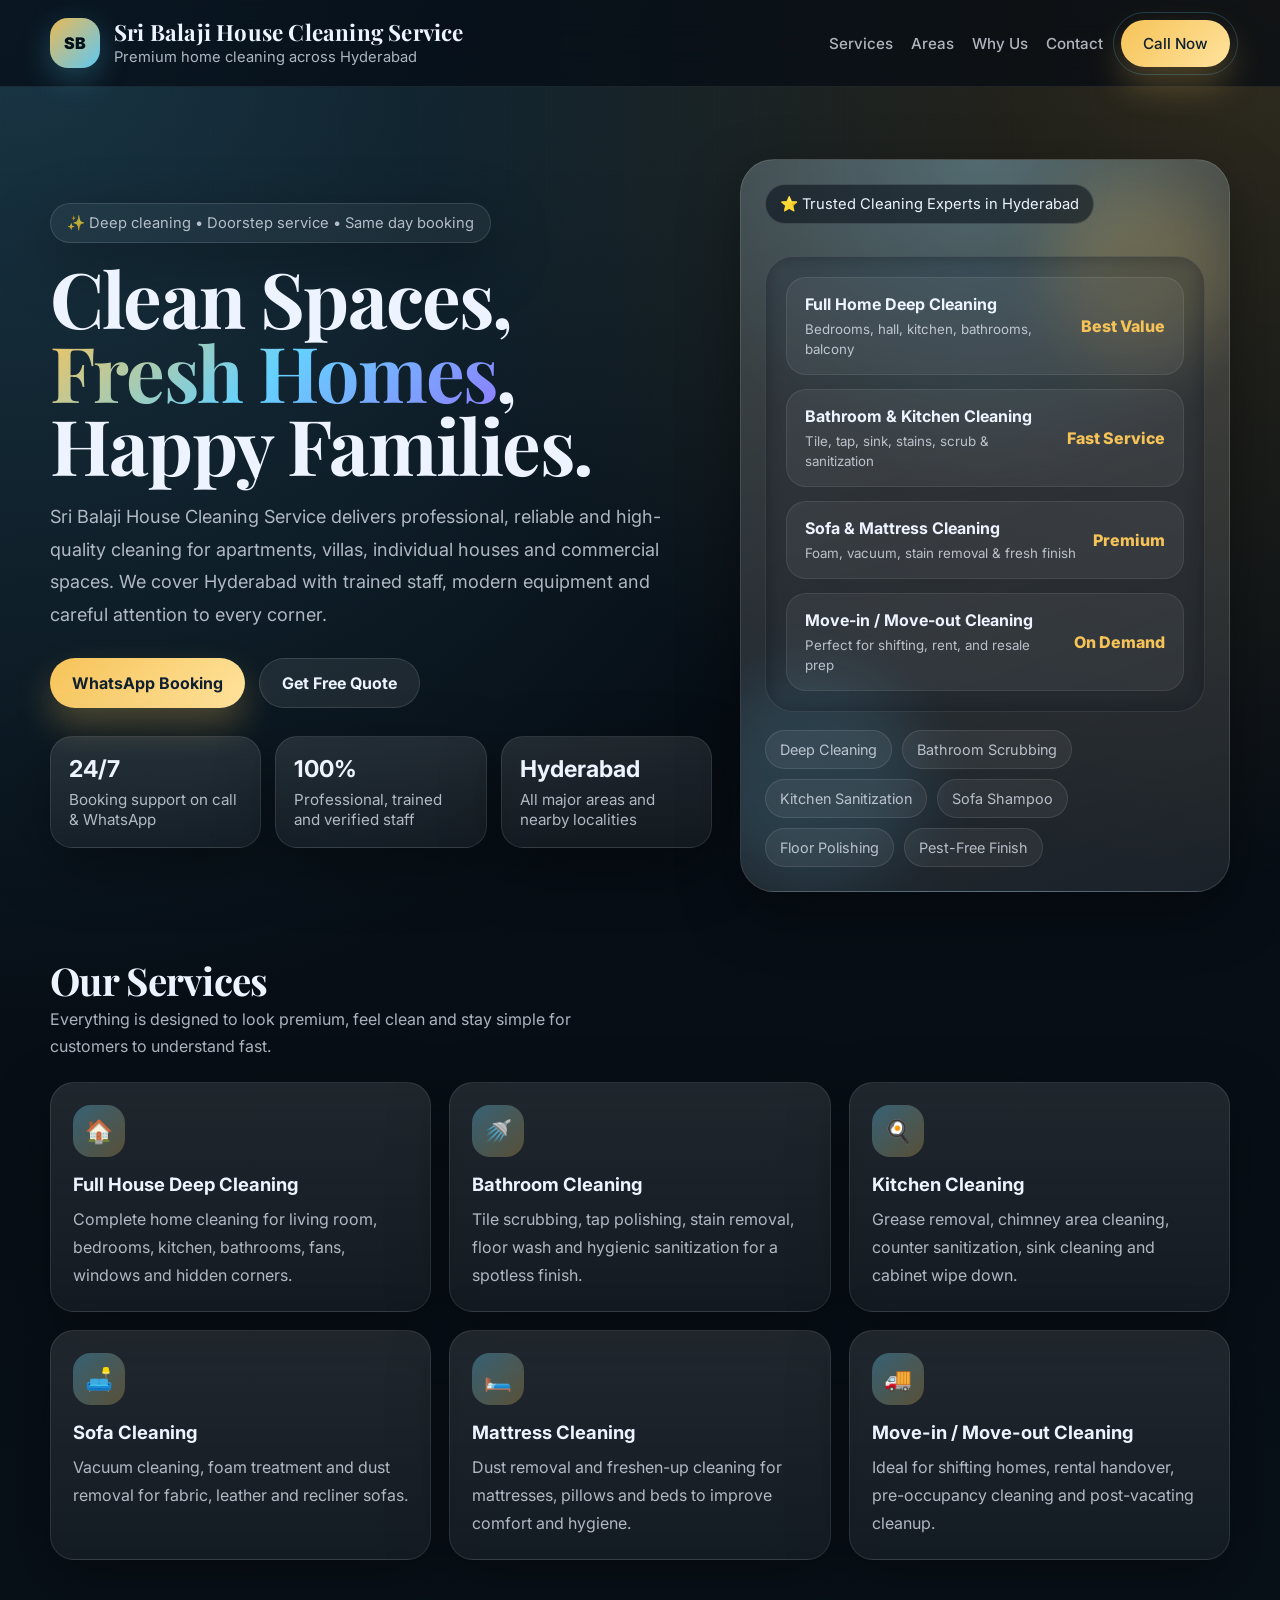
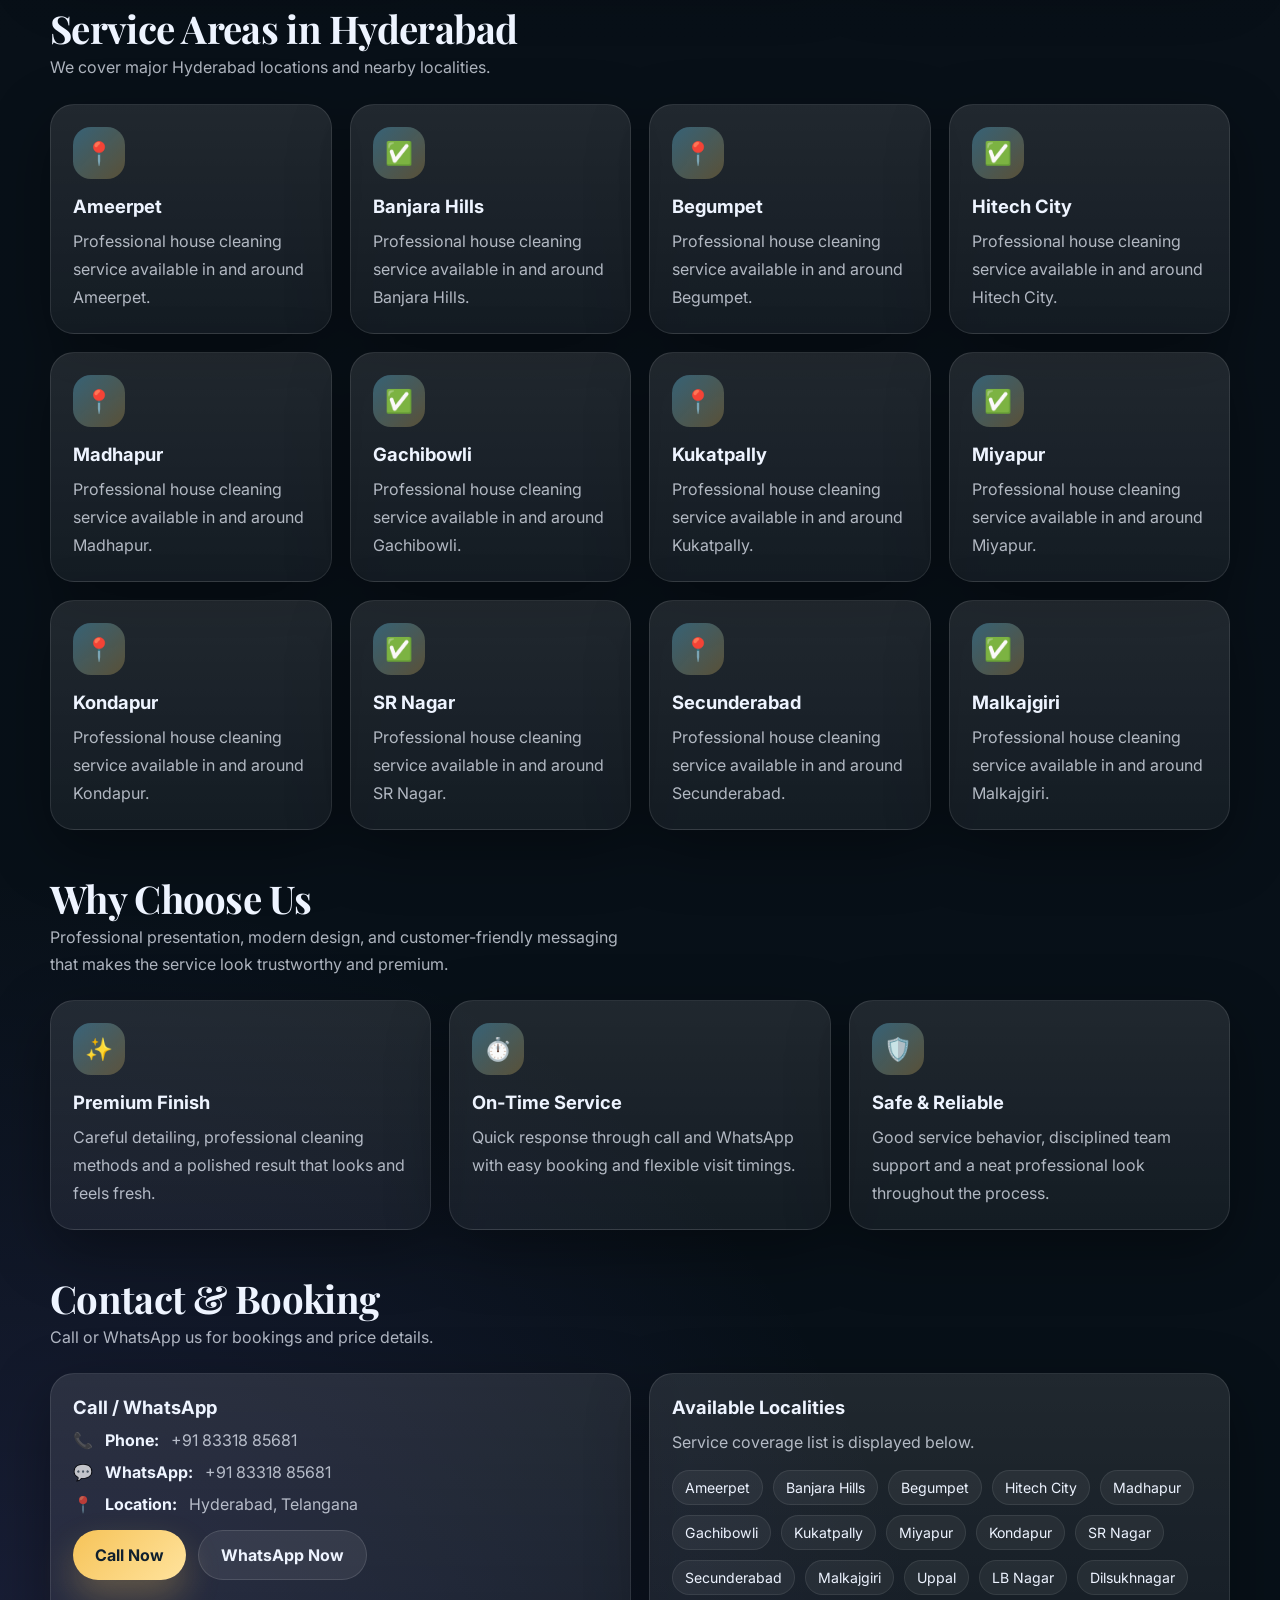
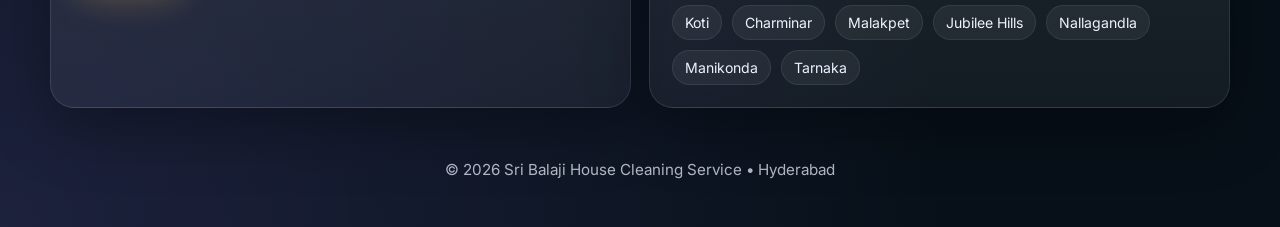
<file: index.html>
<!DOCTYPE html>
<html lang="en">
<head>
  <meta charset="UTF-8" />
  <meta name="viewport" content="width=device-width, initial-scale=1.0" />
  <title>Sri Balaji House Cleaning Service</title>
  <meta name="description" content="Sri Balaji House Cleaning Service - professional home, bathroom, kitchen, sofa, and deep cleaning services across Hyderabad." />
  <link rel="stylesheet" href="style.css" />
</head>
<body>
  <div class="topbar">
    <div class="container">
      <nav class="nav">
        <div class="brand">
          <div class="logo">SB</div>
          <div>
            <h1>Sri Balaji House Cleaning Service</h1>
            <p>Premium home cleaning across Hyderabad</p>
          </div>
        </div>
        <div class="navlinks">
          <a href="#services">Services</a>
          <a href="#areas">Areas</a>
          <a href="#why">Why Us</a>
          <a href="#contact">Contact</a>
          <a class="btn primary pulse" id="callTopBtn" href="#">Call Now</a>
        </div>
      </nav>
    </div>
  </div>

  <main class="container">
    <section class="hero">
      <div class="hero-grid">
        <div>
          <div class="eyebrow fade-up">✨ Deep cleaning • Doorstep service • Same day booking</div>
          <h2 class="fade-up delay-1">Clean Spaces, <span>Fresh Homes</span>, Happy Families.</h2>
          <p class="fade-up delay-2">
            Sri Balaji House Cleaning Service delivers professional, reliable and high-quality cleaning for apartments,
            villas, individual houses and commercial spaces. We cover Hyderabad with trained staff, modern equipment and
            careful attention to every corner.
          </p>

          <div class="hero-actions fade-up delay-3">
            <a class="btn primary" id="whatsappTopBtn" href="#" target="_blank" rel="noopener">WhatsApp Booking</a>
            <a class="btn secondary" href="#contact">Get Free Quote</a>
          </div>

          <div class="stats fade-up delay-4">
            <div class="stat">
              <b>24/7</b>
              <span>Booking support on call & WhatsApp</span>
            </div>
            <div class="stat">
              <b>100%</b>
              <span>Professional, trained and verified staff</span>
            </div>
            <div class="stat">
              <b>Hyderabad</b>
              <span>All major areas and nearby localities</span>
            </div>
          </div>
        </div>

        <aside class="hero-card fade-up delay-2">
          <div class="card-badge">⭐ Trusted Cleaning Experts in Hyderabad</div>
          <div class="mock-panel">
            <div class="service-preview">
              <div class="preview-row">
                <div>
                  <strong>Full Home Deep Cleaning</strong>
                  <small>Bedrooms, hall, kitchen, bathrooms, balcony</small>
                </div>
                <div class="price">Best Value</div>
              </div>
              <div class="preview-row">
                <div>
                  <strong>Bathroom & Kitchen Cleaning</strong>
                  <small>Tile, tap, sink, stains, scrub & sanitization</small>
                </div>
                <div class="price">Fast Service</div>
              </div>
              <div class="preview-row">
                <div>
                  <strong>Sofa & Mattress Cleaning</strong>
                  <small>Foam, vacuum, stain removal & fresh finish</small>
                </div>
                <div class="price">Premium</div>
              </div>
              <div class="preview-row">
                <div>
                  <strong>Move-in / Move-out Cleaning</strong>
                  <small>Perfect for shifting, rent, and resale prep</small>
                </div>
                <div class="price">On Demand</div>
              </div>
            </div>
          </div>

          <div class="floating-tags">
            <span class="tag">Deep Cleaning</span>
            <span class="tag">Bathroom Scrubbing</span>
            <span class="tag">Kitchen Sanitization</span>
            <span class="tag">Sofa Shampoo</span>
            <span class="tag">Floor Polishing</span>
            <span class="tag">Pest-Free Finish</span>
          </div>
        </aside>
      </div>
    </section>

    <section id="services">
      <div class="section-head">
        <div>
          <h3>Our Services</h3>
          <p>Everything is designed to look premium, feel clean and stay simple for customers to understand fast.</p>
        </div>
      </div>

      <div class="grid-3">
        <article class="service-card glass">
          <div class="icon">🏠</div>
          <h4>Full House Deep Cleaning</h4>
          <p>Complete home cleaning for living room, bedrooms, kitchen, bathrooms, fans, windows and hidden corners.</p>
        </article>
        <article class="service-card glass">
          <div class="icon">🚿</div>
          <h4>Bathroom Cleaning</h4>
          <p>Tile scrubbing, tap polishing, stain removal, floor wash and hygienic sanitization for a spotless finish.</p>
        </article>
        <article class="service-card glass">
          <div class="icon">🍳</div>
          <h4>Kitchen Cleaning</h4>
          <p>Grease removal, chimney area cleaning, counter sanitization, sink cleaning and cabinet wipe down.</p>
        </article>
        <article class="service-card glass">
          <div class="icon">🛋️</div>
          <h4>Sofa Cleaning</h4>
          <p>Vacuum cleaning, foam treatment and dust removal for fabric, leather and recliner sofas.</p>
        </article>
        <article class="service-card glass">
          <div class="icon">🛏️</div>
          <h4>Mattress Cleaning</h4>
          <p>Dust removal and freshen-up cleaning for mattresses, pillows and beds to improve comfort and hygiene.</p>
        </article>
        <article class="service-card glass">
          <div class="icon">🚚</div>
          <h4>Move-in / Move-out Cleaning</h4>
          <p>Ideal for shifting homes, rental handover, pre-occupancy cleaning and post-vacating cleanup.</p>
        </article>
      </div>
    </section>

    <section id="areas">
      <div class="section-head">
        <div>
          <h3>Service Areas in Hyderabad</h3>
          <p>We cover major Hyderabad locations and nearby localities.</p>
        </div>
      </div>

      <div class="grid-4" id="areaCards"></div>
    </section>

    <section id="why">
      <div class="section-head">
        <div>
          <h3>Why Choose Us</h3>
          <p>Professional presentation, modern design, and customer-friendly messaging that makes the service look trustworthy and premium.</p>
        </div>
      </div>

      <div class="grid-3">
        <div class="feature-card glass">
          <div class="icon">✨</div>
          <h4>Premium Finish</h4>
          <p>Careful detailing, professional cleaning methods and a polished result that looks and feels fresh.</p>
        </div>
        <div class="feature-card glass">
          <div class="icon">⏱️</div>
          <h4>On-Time Service</h4>
          <p>Quick response through call and WhatsApp with easy booking and flexible visit timings.</p>
        </div>
        <div class="feature-card glass">
          <div class="icon">🛡️</div>
          <h4>Safe & Reliable</h4>
          <p>Good service behavior, disciplined team support and a neat professional look throughout the process.</p>
        </div>
      </div>
    </section>

    <section id="contact">
      <div class="section-head">
        <div>
          <h3>Contact & Booking</h3>
          <p>Call or WhatsApp us for bookings and price details.</p>
        </div>
      </div>

      <div class="grid-2">
        <div class="contact-card glass">
          <h4>Call / WhatsApp</h4>
          <div class="contact-line">📞 <b>Phone:</b> <span id="phoneText"></span></div>
          <div class="contact-line">💬 <b>WhatsApp:</b> <span id="whatsappText"></span></div>
          <div class="contact-line">📍 <b>Location:</b> Hyderabad, Telangana</div>
          <div class="contact-actions">
            <a class="btn primary" id="callBtn" href="#">Call Now</a>
            <a class="btn secondary" id="whatsappBtn" href="#" target="_blank" rel="noopener">WhatsApp Now</a>
          </div>
        </div>

        <div class="contact-card glass">
          <h4>Available Localities</h4>
          <p>Service coverage list is displayed below.</p>
          <div class="area-list" id="areaPills"></div>
        </div>
      </div>
    </section>

    <footer class="footer">
      © <span id="year"></span> Sri Balaji House Cleaning Service • Hyderabad
    </footer>
  </main>

  <script>
    fetch("data.json")
      .then(res => res.json())
      .then(data => {
        const areaCards = document.getElementById("areaCards");
        const areaPills = document.getElementById("areaPills");

        document.getElementById("phoneText").textContent = data.phoneDisplay;
        document.getElementById("whatsappText").textContent = data.whatsappDisplay;

        document.getElementById("callBtn").href = "tel:" + data.phoneLink;
        document.getElementById("callTopBtn").href = "tel:" + data.phoneLink;

        document.getElementById("whatsappBtn").href = data.whatsappLink;
        document.getElementById("whatsappTopBtn").href = data.whatsappLink;

        data.areas.slice(0, 12).forEach((area, index) => {
          const card = document.createElement("article");
          card.className = "area-card glass";
          card.innerHTML = `
            <div class="icon">${index % 2 === 0 ? "📍" : "✅"}</div>
            <h4>${area}</h4>
            <p>Professional house cleaning service available in and around ${area}.</p>
          `;
          areaCards.appendChild(card);
        });

        data.areas.forEach(area => {
          const pill = document.createElement("span");
          pill.textContent = area;
          areaPills.appendChild(pill);
        });

        document.getElementById("year").textContent = new Date().getFullYear();
      });
  </script>
</body>
</html>
</file>
<file: style.css>
@import url('https://fonts.googleapis.com/css2?family=Inter:wght@300;400;500;600;700;800;900&family=Playfair+Display:wght@600;700;800;900&display=swap');

:root {
  --bg: #081018;
  --bg2: #0d1724;
  --card: rgba(255, 255, 255, 0.08);
  --card2: rgba(255, 255, 255, 0.12);
  --text: #eef4ff;
  --muted: rgba(238, 244, 255, 0.72);
  --accent: #f6c358;
  --accent2: #64d2ff;
  --accent3: #8f7cff;
  --line: rgba(255, 255, 255, 0.12);
  --shadow: 0 20px 60px rgba(0, 0, 0, 0.35);
  --radius: 24px;
  --radius2: 34px;
  --max: 1180px;
}

* { box-sizing: border-box; }
html { scroll-behavior: smooth; }

body {
  margin: 0;
  font-family: 'Inter', sans-serif;
  color: var(--text);
  background:
    radial-gradient(circle at top left, rgba(100, 210, 255, 0.22), transparent 28%),
    radial-gradient(circle at top right, rgba(246, 195, 88, 0.18), transparent 24%),
    radial-gradient(circle at bottom left, rgba(143, 124, 255, 0.16), transparent 26%),
    linear-gradient(180deg, #050b12 0%, var(--bg) 48%, #071018 100%);
  overflow-x: hidden;
}

body::before {
  content: '';
  position: fixed;
  inset: 0;
  pointer-events: none;
  background-image:
    linear-gradient(rgba(255,255,255,0.04) 1px, transparent 1px),
    linear-gradient(90deg, rgba(255,255,255,0.04) 1px, transparent 1px);
  background-size: 42px 42px;
  mask-image: linear-gradient(180deg, rgba(0,0,0,0.6), transparent 85%);
  opacity: 0.4;
  z-index: 0;
}

a { color: inherit; text-decoration: none; }
img { max-width: 100%; display: block; }

.container {
  width: min(100% - 32px, var(--max));
  margin: 0 auto;
  position: relative;
  z-index: 1;
}

.topbar {
  position: sticky;
  top: 0;
  z-index: 50;
  backdrop-filter: blur(18px);
  background: rgba(4, 10, 18, 0.68);
  border-bottom: 1px solid rgba(255,255,255,0.08);
}

.nav {
  display: flex;
  align-items: center;
  justify-content: space-between;
  gap: 18px;
  padding: 18px 0;
}

.brand {
  display: flex;
  align-items: center;
  gap: 14px;
  min-width: 0;
}

.logo {
  width: 50px;
  height: 50px;
  border-radius: 18px;
  display: grid;
  place-items: center;
  background: linear-gradient(135deg, rgba(246,195,88,0.95), rgba(100,210,255,0.95));
  color: #06111a;
  font-weight: 900;
  box-shadow: 0 10px 30px rgba(100,210,255,0.25);
  flex: 0 0 auto;
}

.brand h1 {
  margin: 0;
  font-family: 'Playfair Display', serif;
  font-size: clamp(1.05rem, 2vw, 1.4rem);
  line-height: 1.1;
  letter-spacing: 0.2px;
}

.brand p {
  margin: 3px 0 0;
  color: var(--muted);
  font-size: 0.92rem;
}

.navlinks {
  display: flex;
  align-items: center;
  gap: 18px;
  flex-wrap: wrap;
  justify-content: flex-end;
}

.navlinks a {
  color: var(--muted);
  font-weight: 500;
  font-size: 0.95rem;
  transition: 0.3s ease;
}

.navlinks a:hover { color: var(--text); }

.btn {
  display: inline-flex;
  align-items: center;
  justify-content: center;
  gap: 10px;
  border: 0;
  padding: 14px 22px;
  border-radius: 999px;
  font-weight: 700;
  cursor: pointer;
  transition: transform 0.25s ease, box-shadow 0.25s ease, background 0.25s ease;
  white-space: nowrap;
}

.btn:hover { transform: translateY(-2px); }

.btn.primary {
  background: linear-gradient(135deg, var(--accent), #ffe39d);
  color: #10202e;
  box-shadow: 0 18px 35px rgba(246, 195, 88, 0.28);
}

.btn.secondary {
  background: rgba(255,255,255,0.08);
  color: var(--text);
  border: 1px solid rgba(255,255,255,0.12);
}

.hero { padding: 72px 0 38px; }

.hero-grid {
  display: grid;
  grid-template-columns: 1.15fr 0.85fr;
  gap: 28px;
  align-items: center;
}

.eyebrow {
  display: inline-flex;
  align-items: center;
  gap: 10px;
  padding: 10px 16px;
  border: 1px solid rgba(255,255,255,0.12);
  background: rgba(255,255,255,0.05);
  border-radius: 999px;
  color: var(--muted);
  font-size: 0.92rem;
  margin-bottom: 18px;
  box-shadow: var(--shadow);
}

.hero h2 {
  margin: 0;
  font-family: 'Playfair Display', serif;
  font-size: clamp(2.5rem, 6vw, 5.7rem);
  line-height: 0.96;
  letter-spacing: -1.8px;
}

.hero h2 span {
  background: linear-gradient(135deg, var(--accent), var(--accent2), var(--accent3));
  -webkit-background-clip: text;
  background-clip: text;
  color: transparent;
}

.hero p {
  max-width: 62ch;
  font-size: clamp(1rem, 2vw, 1.13rem);
  line-height: 1.8;
  color: var(--muted);
  margin: 18px 0 28px;
}

.hero-actions {
  display: flex;
  gap: 14px;
  flex-wrap: wrap;
  margin-bottom: 28px;
}

.stats {
  display: grid;
  grid-template-columns: repeat(3, minmax(0, 1fr));
  gap: 14px;
  margin-top: 24px;
}

.stat {
  background: linear-gradient(180deg, rgba(255,255,255,0.10), rgba(255,255,255,0.05));
  border: 1px solid rgba(255,255,255,0.10);
  border-radius: 22px;
  padding: 18px;
  box-shadow: var(--shadow);
}

.stat b {
  display: block;
  font-size: 1.45rem;
  margin-bottom: 6px;
}

.stat span { color: var(--muted); font-size: 0.95rem; }

.hero-card {
  position: relative;
  border-radius: var(--radius2);
  overflow: hidden;
  background:
    linear-gradient(160deg, rgba(255,255,255,0.14), rgba(255,255,255,0.05)),
    radial-gradient(circle at top, rgba(100,210,255,0.25), transparent 42%),
    rgba(255,255,255,0.04);
  border: 1px solid rgba(255,255,255,0.12);
  box-shadow: var(--shadow);
  min-height: 620px;
  padding: 24px;
  isolation: isolate;
}

.hero-card::before,
.hero-card::after {
  content: '';
  position: absolute;
  border-radius: 50%;
  filter: blur(30px);
  opacity: 0.55;
  z-index: -1;
}

.hero-card::before {
  width: 180px;
  height: 180px;
  top: 20px;
  right: 0;
  background: rgba(246,195,88,0.35);
  animation: float 9s ease-in-out infinite;
}

.hero-card::after {
  width: 220px;
  height: 220px;
  bottom: 0;
  left: -40px;
  background: rgba(100,210,255,0.24);
  animation: float 11s ease-in-out infinite reverse;
}

.card-badge {
  display: inline-flex;
  align-items: center;
  gap: 10px;
  background: rgba(5, 12, 20, 0.55);
  border: 1px solid rgba(255,255,255,0.14);
  color: var(--text);
  padding: 10px 14px;
  border-radius: 999px;
  margin-bottom: 18px;
  font-size: 0.92rem;
}

.mock-panel {
  background: rgba(5,12,20,0.45);
  border: 1px solid rgba(255,255,255,0.10);
  border-radius: 28px;
  padding: 20px;
  margin-top: 14px;
  backdrop-filter: blur(10px);
}

.service-preview {
  display: grid;
  gap: 14px;
}

.preview-row {
  display: flex;
  justify-content: space-between;
  align-items: center;
  gap: 14px;
  padding: 16px 18px;
  border-radius: 20px;
  background: rgba(255,255,255,0.06);
  border: 1px solid rgba(255,255,255,0.08);
  transition: transform 0.25s ease, background 0.25s ease;
}

.preview-row:hover {
  transform: translateY(-2px);
  background: rgba(255,255,255,0.09);
}

.preview-row strong { display: block; margin-bottom: 4px; }
.preview-row small { color: var(--muted); }
.price {
  font-weight: 800;
  color: var(--accent);
  flex: 0 0 auto;
}

.floating-tags {
  display: flex;
  gap: 10px;
  flex-wrap: wrap;
  margin-top: 18px;
}

.tag {
  padding: 10px 14px;
  border-radius: 999px;
  background: rgba(255,255,255,0.06);
  border: 1px solid rgba(255,255,255,0.10);
  color: var(--muted);
  font-size: 0.9rem;
}

section { padding: 24px 0 18px; }

.section-head {
  display: flex;
  justify-content: space-between;
  align-items: end;
  gap: 14px;
  margin-bottom: 22px;
}

.section-head h3 {
  margin: 0;
  font-family: 'Playfair Display', serif;
  font-size: clamp(1.7rem, 3vw, 2.8rem);
  letter-spacing: -0.7px;
}

.section-head p {
  margin: 0;
  color: var(--muted);
  max-width: 58ch;
  line-height: 1.7;
}

.grid-3, .grid-4, .grid-2 {
  display: grid;
  gap: 18px;
}

.grid-3 { grid-template-columns: repeat(3, minmax(0, 1fr)); }
.grid-4 { grid-template-columns: repeat(4, minmax(0, 1fr)); }
.grid-2 { grid-template-columns: repeat(2, minmax(0, 1fr)); }

.glass {
  background: linear-gradient(180deg, rgba(255,255,255,0.10), rgba(255,255,255,0.05));
  border: 1px solid rgba(255,255,255,0.10);
  box-shadow: var(--shadow);
  border-radius: var(--radius);
}

.service-card, .feature-card, .area-card, .contact-card, .testimonial, .faq-item {
  padding: 22px;
  transition: transform 0.25s ease, border-color 0.25s ease, background 0.25s ease;
}

.service-card:hover, .feature-card:hover, .area-card:hover, .contact-card:hover, .testimonial:hover, .faq-item:hover {
  transform: translateY(-4px);
  border-color: rgba(255,255,255,0.20);
  background: rgba(255,255,255,0.08);
}

.icon {
  width: 52px;
  height: 52px;
  border-radius: 18px;
  display: grid;
  place-items: center;
  background: linear-gradient(135deg, rgba(100,210,255,0.35), rgba(246,195,88,0.28));
  margin-bottom: 16px;
  font-size: 1.4rem;
}

.service-card h4, .feature-card h4, .area-card h4, .contact-card h4, .testimonial h4, .faq-item h4 {
  margin: 0 0 10px;
  font-size: 1.15rem;
}

.service-card p, .feature-card p, .area-card p, .contact-card p, .testimonial p, .faq-item p {
  margin: 0;
  color: var(--muted);
  line-height: 1.75;
}

.area-list {
  display: flex;
  gap: 10px;
  flex-wrap: wrap;
  margin-top: 14px;
}

.area-list span {
  display: inline-flex;
  padding: 8px 12px;
  border-radius: 999px;
  background: rgba(255,255,255,0.06);
  border: 1px solid rgba(255,255,255,0.08);
  color: #edf3ff;
  font-size: 0.88rem;
}

.contact-actions {
  display: flex;
  gap: 12px;
  flex-wrap: wrap;
  margin-top: 16px;
}

.contact-line {
  display: flex;
  gap: 12px;
  align-items: center;
  margin-top: 12px;
  color: var(--muted);
  word-break: break-word;
}

.contact-line b { color: var(--text); }

.footer {
  padding: 34px 0 48px;
  color: var(--muted);
  text-align: center;
  font-size: 0.95rem;
}

.pulse {
  position: relative;
}

.pulse::after {
  content: '';
  position: absolute;
  inset: -8px;
  border-radius: 999px;
  border: 1px solid rgba(100,210,255,0.22);
  animation: pulse 2.6s infinite;
}

.fade-up {
  opacity: 0;
  transform: translateY(24px);
  animation: fadeUp 0.9s ease forwards;
}
.delay-1 { animation-delay: 0.12s; }
.delay-2 { animation-delay: 0.22s; }
.delay-3 { animation-delay: 0.32s; }
.delay-4 { animation-delay: 0.42s; }

@keyframes fadeUp {
  to { opacity: 1; transform: translateY(0); }
}

@keyframes float {
  0%, 100% { transform: translateY(0px) translateX(0px) scale(1); }
  50% { transform: translateY(-18px) translateX(12px) scale(1.06); }
}

@keyframes pulse {
  0% { transform: scale(0.92); opacity: 0.8; }
  70% { transform: scale(1.18); opacity: 0; }
  100% { transform: scale(1.18); opacity: 0; }
}

@media (max-width: 1050px) {
  .hero-grid, .grid-4 { grid-template-columns: 1fr; }
  .stats, .grid-3, .grid-2 { grid-template-columns: repeat(2, minmax(0, 1fr)); }
  .hero-card { min-height: auto; }
}

@media (max-width: 760px) {
  .nav { flex-direction: column; align-items: flex-start; }
  .navlinks { justify-content: flex-start; }
  .hero { padding-top: 36px; }
  .stats, .grid-3, .grid-2 { grid-template-columns: 1fr; }
  .section-head { flex-direction: column; align-items: flex-start; }
  .hero h2 { letter-spacing: -1px; }
}
</file>
